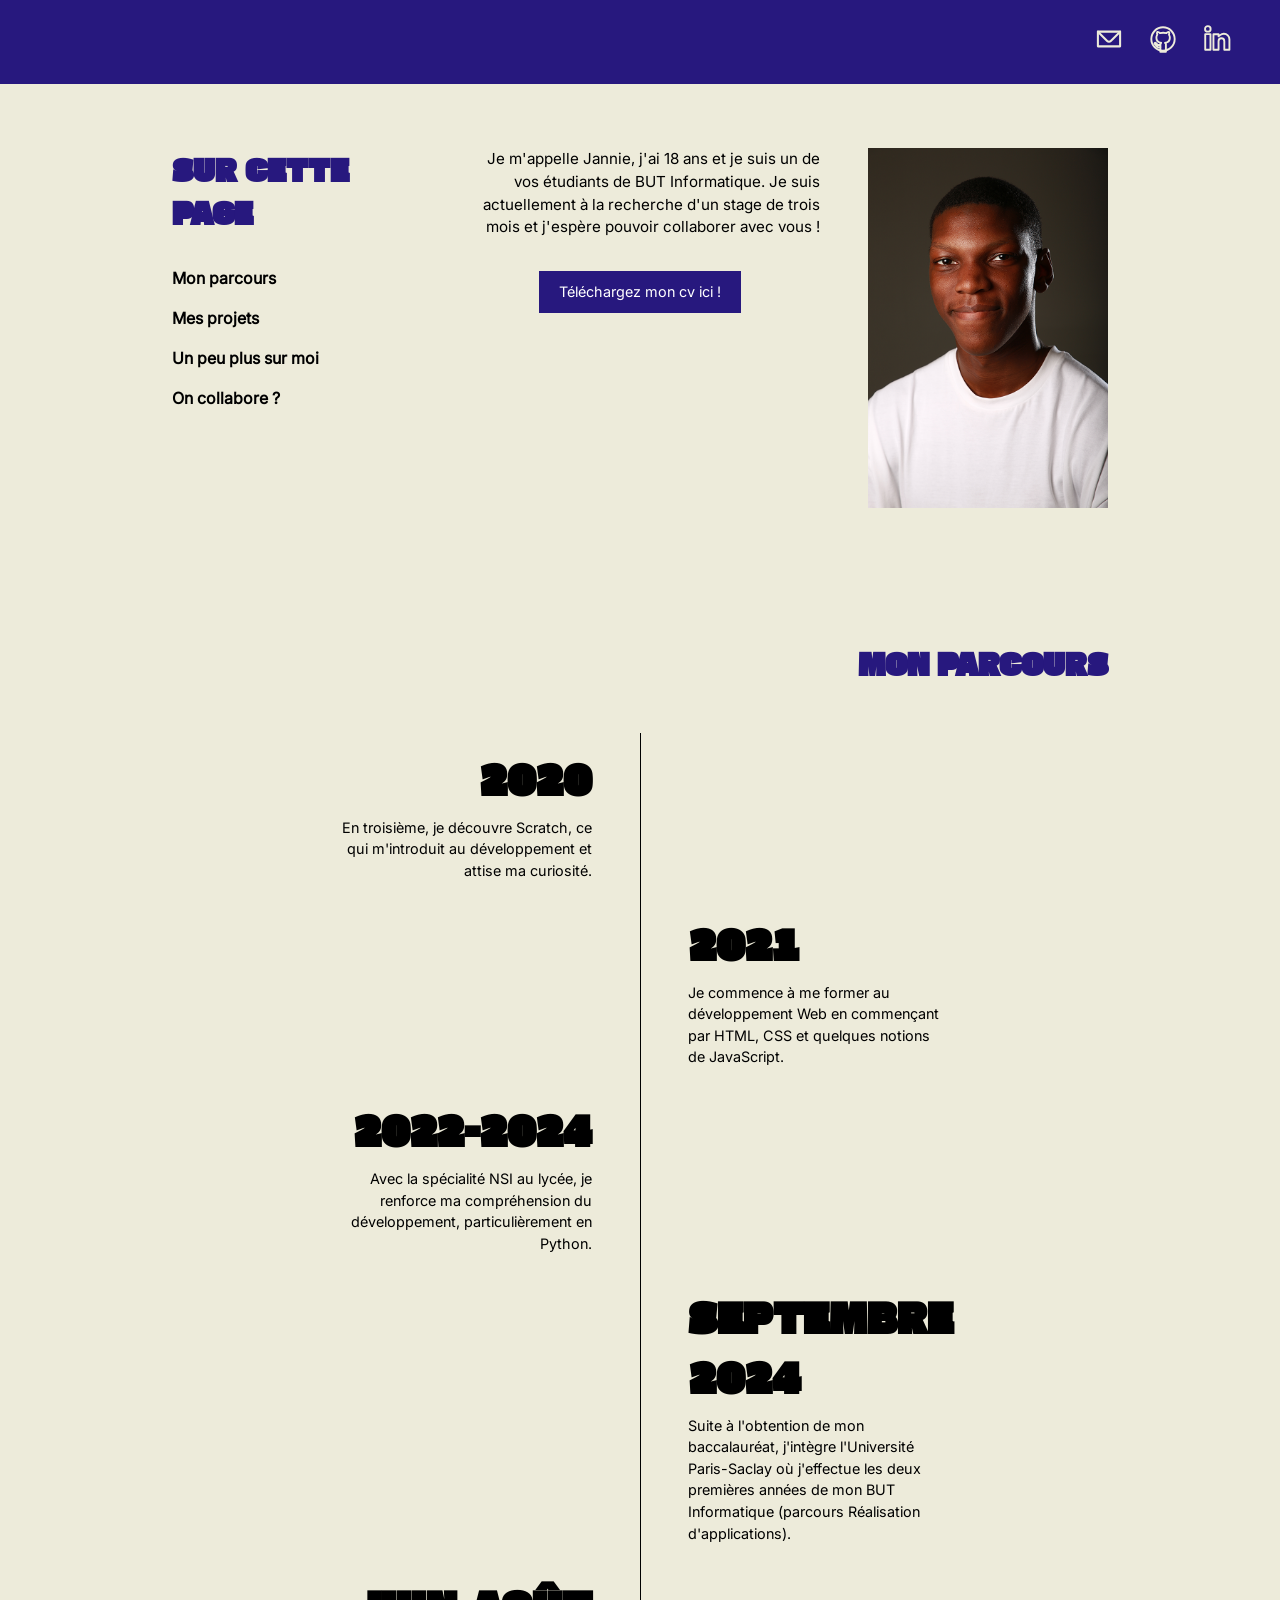
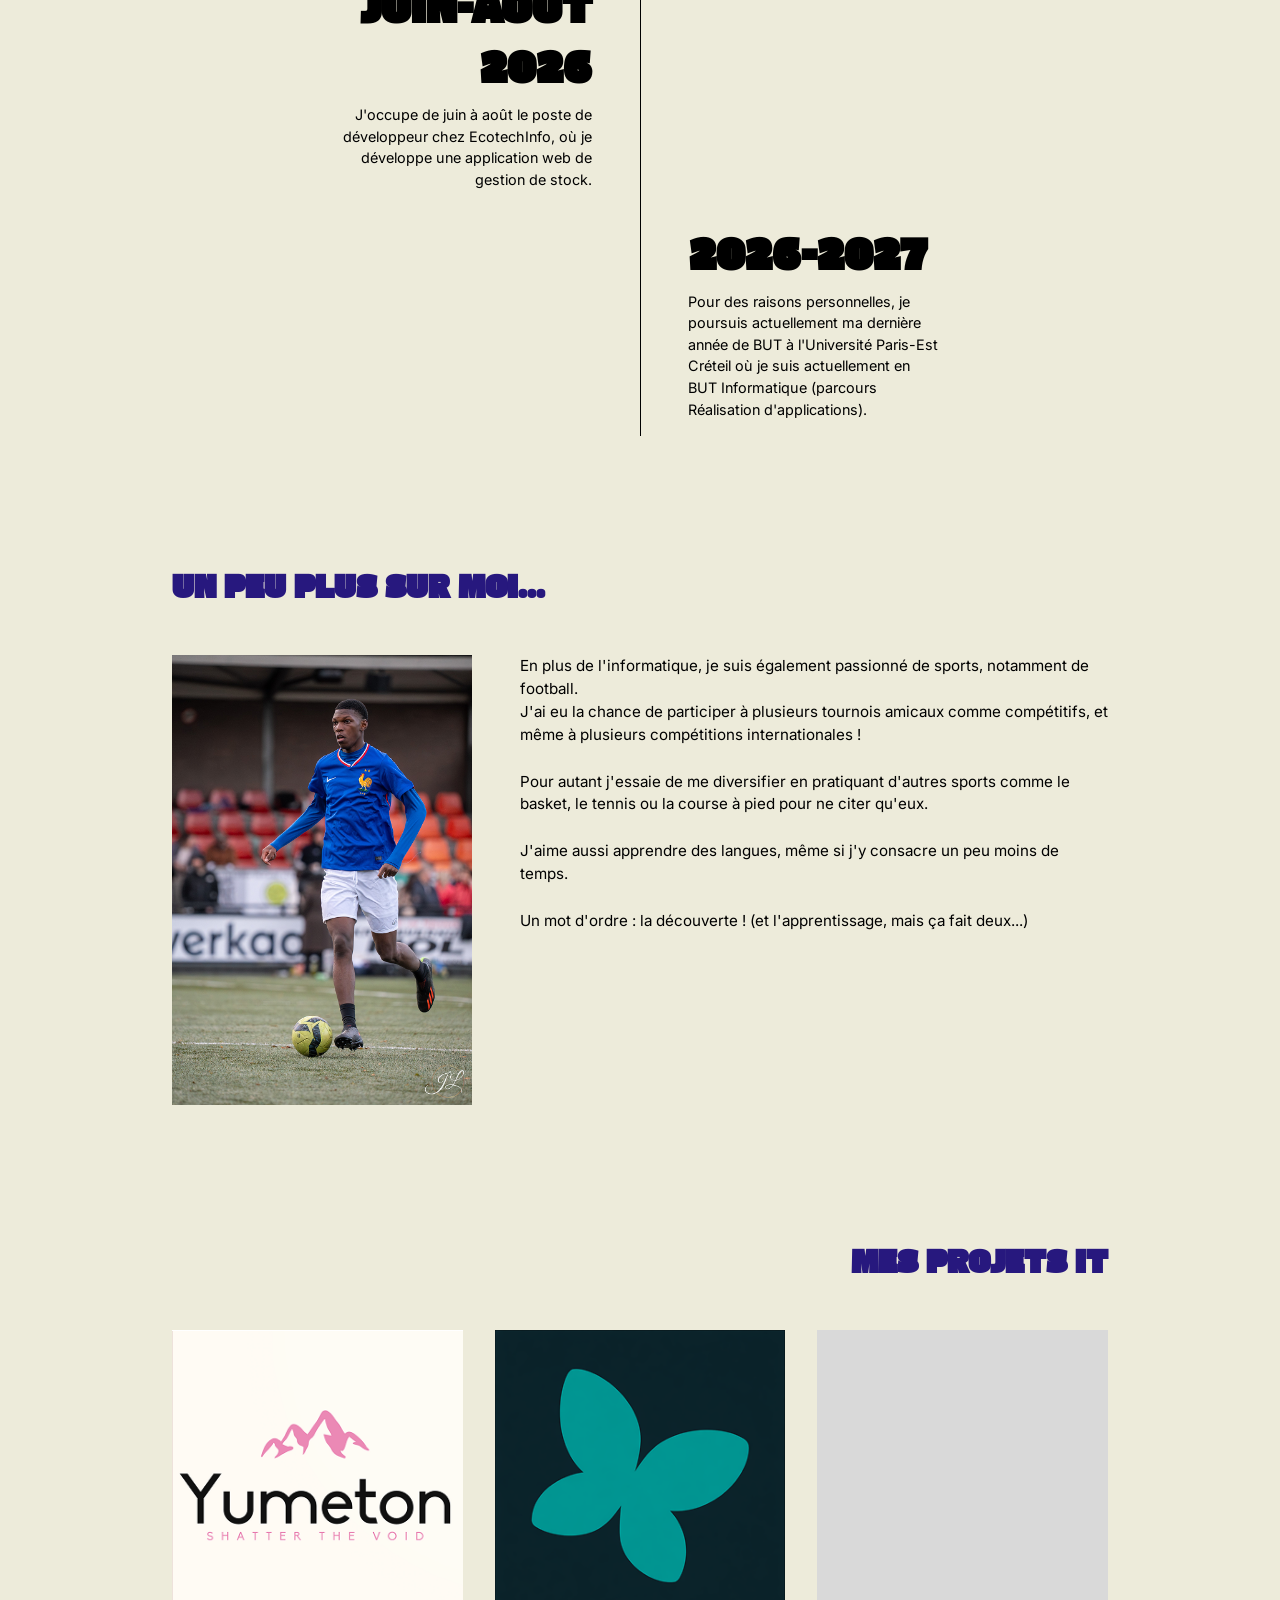
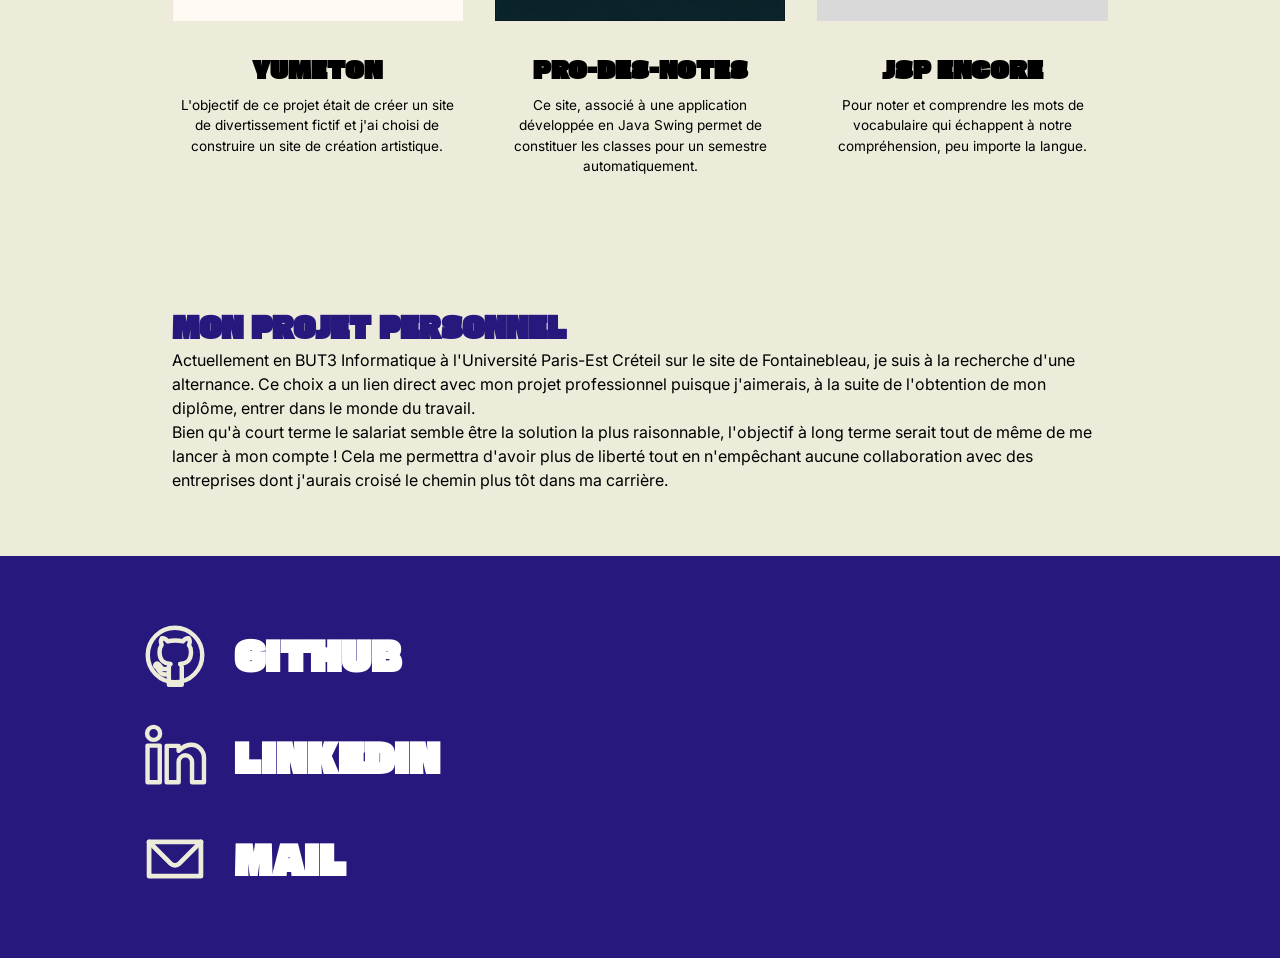
<file: index.html>
<!DOCTYPE html>
<html lang="fr">
<head>
    <meta charset="UTF-8">
    <meta name="viewport" content="width=device-width, initial-scale=1.0">
    <title>Jannie NGOY ITUKA</title>
    <link rel="stylesheet" href="css/style.css">
</head>
<body>
    <header>
        <nav class="navbar">
            <a href="mailto:janniengoy.pro@gmail.com"><img src="images/email.svg" alt="Email"></a>
            <a href="https://github.com/ngituka" target="_blank"><img src="images/github.svg" alt="GitHub"></a>
            <a href="https://linkedin.com/in/jannie-ngoy-ituka-a6a084335/" target="_blank"><img src="images/linkedin.svg" alt="LinkedIn"></a>
        </nav>
    </header>

    <main>
        <section id="hero" class="section-container">
            <div class="hero-nav">
                <h2>SUR CETTE PAGE</h2>
                <ul>
                    <li><a href="#parcours">Mon parcours</a></li>
                    <li><a href="#projets">Mes projets</a></li>
                    <li><a href="#a-propos">Un peu plus sur moi</a></li>
                    <li><a href="#contact">On collabore ?</a></li>
                </ul>
            </div>
            
            <div class="hero-intro">
                <p>Je m'appelle Jannie, j'ai 18 ans et je suis un de vos étudiants de BUT Informatique.
                Je suis actuellement à la recherche d'un stage de trois mois et j'espère pouvoir collaborer avec vous !</p>
                <a href="other/fr-ngoy-ituka-jannie-cv.pdf" target="_blank" class="btn-cv">Téléchargez mon cv ici !</a>
            </div>

            <div class="hero-image">
                <img src="images/jannie-pro.png" alt="Une photo de moi :D">
            </div>
        </section>

        <section id="parcours" class="section-container section-right-title">
            <h2>MON PARCOURS</h2>
            <div class="timeline">
                <div class="timeline-item left">
                    <h3>2020</h3>
                    <p>En troisième, je découvre Scratch, ce qui m'introduit au développement et attise ma curiosité.</p>
                </div>
                <div class="timeline-item right">
                    <h3>2021</h3>
                    <p>Je commence à me former au développement Web en commençant par HTML, CSS et quelques notions de JavaScript.</p>
                </div>
                <div class="timeline-item left">
                    <h3>2022-2024</h3>
                    <p>Avec la spécialité NSI au lycée, je renforce ma compréhension du développement, particulièrement en Python.</p>
                </div>
                <div class="timeline-item right">
                    <h3>septembre 2024</h3>
                    <p>Suite à l'obtention de mon baccalauréat, j'intègre l'Université Paris-Saclay où j'effectue les deux premières années de mon BUT Informatique (parcours Réalisation d'applications).</p>
                </div>
                <div class="timeline-item left">
                    <h3>Juin-août 2026</h3>
                    <p>J'occupe de juin à août le poste de développeur chez EcotechInfo, où je développe une application web de gestion de stock.</p>
                </div>
                <div class="timeline-item right">
                    <h3>2026-2027</h3>
                    <p>Pour des raisons personnelles, je poursuis actuellement ma dernière année de BUT à l'Université Paris-Est Créteil où je suis actuellement en BUT Informatique (parcours Réalisation d'applications).</p>
                </div>
            </div>
        </section>

        <section id="a-propos" class="section-container">
            <h2>UN PEU PLUS SUR MOI...</h2>
            <div class="about-content">
                <div class="about-image">
                    <img src="images/jannie-foot.png" alt="Sur le terrain de football">
                </div>
                <div class="about-text">
                    <p>En plus de l'informatique, je suis également passionné de sports, notamment de football.<br>
                    J'ai eu la chance de participer à plusieurs tournois amicaux comme compétitifs, et même à plusieurs compétitions internationales !</p>
                    <p>Pour autant j'essaie de me diversifier en pratiquant d'autres sports comme le basket, le tennis ou la course à pied pour ne citer qu'eux.</p>
                    <p>J'aime aussi apprendre des langues, même si j'y consacre un peu moins de temps.</p>
                    <p>Un mot d'ordre : la découverte ! (et l'apprentissage, mais ça fait deux...)</p>
                </div>
            </div>
        </section>

        <section id="projets" class="section-container section-right-title">
            <h2>MES PROJETS IT</h2>
            <div class="projects-grid">
                <div class="project-card">
                    <a href="https://ngituka.github.io/YUMETON" target="_blank">
                        <img src="images/yumeton.png" alt="Logo Yumeton">
                    </a>
                    <h3>yumeton</h3>
                    <p>L'objectif de ce projet était de créer un site de divertissement fictif et j'ai choisi de construire un site de création artistique.</p>
                </div>

                <div class="project-card">
                    <a href="https://projets.iut-orsay.fr/saes3-jngoyit/index.php?page=accueil" target="_blank">
                        <img src="images/pro-des-notes.png" alt="Logo Pro-des-notes">
                    </a>
                    <h3>pro-des-notes</h3>
                    <p>Ce site, associé à une application développée en Java Swing permet de constituer les classes pour un semestre automatiquement.</p>
                </div>
                <div class="project-card">
                    <img src="images/project-placeholder.png" alt="PLaceholder">
                    <h3>Jsp encore</h3>
                    <p>Pour noter et comprendre les mots de vocabulaire qui échappent à notre compréhension, peu importe la langue.</p>
                </div>
            </div>
        </section>

        <section id="future" class="section-container">
            <h2>MON PROJET PERSONNEL</h2>
            <div class="future-content">
                <div class="future-text">
                    <p>
                        Actuellement en BUT3 Informatique à l'Université Paris-Est Créteil sur le site
                        de Fontainebleau, je suis à la recherche d'une alternance. Ce choix a un lien 
                        direct avec mon projet professionnel puisque j'aimerais, à la suite de 
                        l'obtention de mon diplôme, entrer dans le monde du travail.
                    </p>
                    <p>
                        Bien qu'à court terme le salariat semble être la solution la plus raisonnable,
                        l'objectif à long terme serait tout de même de me lancer à mon compte ! Cela 
                        me permettra d'avoir plus de liberté tout en n'empêchant aucune collaboration
                        avec des entreprises dont j'aurais croisé le chemin plus tôt dans ma carrière.
                    </p>
                </div>
            </div>
        </section>
    </main>

    <footer id="contact">
        <div class="footer-content">
            <a href="https://github.com/ngituka" target="_blank" class="social-link">
                <img src="images/github.svg" alt="GitHub Logo">
                <h2>GITHUB</h2>
            </a>
            <a href="https://linkedin.com/in/jannie-ngoy-ituka-a6a084335/" target="_blank" class="social-link">
                <img src="images/linkedin.svg" alt="LinkedIn Logo">
                <h2>LINKEDIN</h2>
            </a>
            <a href="mailto:janniengoy.pro@gmail.com" target="_blank" class="social-link">
                <img src="images/email.svg" alt="E-mail Icon">
                <h2>MAIL</h2>
            </a>
        </div>
    </footer>
</body>
</html>
</file>
<file: css/style.css>
/* Importation des polices depuis le dossier /fonts */
@font-face {
    font-family: 'Inter';
    src: url("../fonts/Inter-VariableFont.ttf");
    font-weight: normal;
    font-style: normal;
}

@font-face {
    font-family: 'Gasoek-One';
    src: url('../fonts/GasoekOne-Regular.ttf');
    font-weight: normal;
    font-style: normal;
}

/* Variables de couleurs */
:root {
    --primary: #27187E;
    --background: #EDEBDA;
    --text-black: #000000;
    --text-white: #FFFFFF;
}

* {
    margin: 0;
    padding: 0;
    box-sizing: border-box;
    scroll-behavior: smooth;
}

body {
    background-color: var(--background);
    color: var(--text-black);
    font-family: 'Inter', sans-serif;
    line-height: 1.5;
}

h1, h2, h3 {
    font-family: 'Gasoek-One', sans-serif;
    text-transform: uppercase;
}

h2 {
    color: var(--primary);
    font-size: 1.8rem;
}

a {
    text-decoration: none;
    color: inherit;
}

/* Navbar */
header {
    background-color: var(--primary);
    padding: 1.5rem 3rem;
}

.navbar {
    display: flex;
    justify-content: flex-end;
    gap: 1.5rem;
}

.navbar img {
    height: 30px;
    width: auto;
}

/* Conteneur principal */
.section-container {
    max-width: 1000px;
    margin: 0 auto;
    padding: 4rem 2rem;
}

.section-right-title h2 {
    text-align: right;
    margin-bottom: 3rem;
}

/* Hero Section */
#hero {
    display: flex;
    justify-content: space-between;
    align-items: flex-start;
    gap: 3rem;
}

.hero-nav {
    flex: 1;
}

.hero-nav h2 {
    margin-bottom: 2rem;
}

.hero-nav ul {
    list-style: none;
    font-weight: 700;
}

.hero-nav li {
    margin-bottom: 1rem;
}

.hero-intro {
    flex: 1.5;
    text-align: right;
    display: flex;
    flex-direction: column;
    align-items: center;
    gap: 2rem;
    font-size: 0.95rem;
}

.btn-cv {
    background-color: var(--primary);
    color: var(--text-white);
    padding: 10px 20px;
    font-size: 0.9rem;
    display: inline-block;
}

.hero-image {
    flex: 1;
}

.hero-image img {
    width: 100%;
    max-width: 250px;
    height: auto;
    object-fit: cover;
}

/* Timeline / Parcours */
.timeline {
    position: relative;
    max-width: 700px;
    margin: 0 auto;
}

.timeline::after {
    content: '';
    position: absolute;
    width: 1px;
    background-color: var(--text-black);
    top: 0;
    bottom: 0;
    left: 50%;
    margin-left: -0.5px;
}

.timeline-item {
    padding: 1rem 3rem;
    position: relative;
    width: 50%;
}

.timeline-item.left {
    left: 0;
    text-align: right;
}

.timeline-item.right {
    left: 50%;
    text-align: left;
}

.timeline-item h3 {
    color: var(--text-black); /* En noir d'après l'image */
    font-size: 2.5rem;
    margin-bottom: 0.5rem;
}

.timeline-item p {
    font-size: 0.9rem;
}

/* Un peu plus sur moi */
#a-propos h2 {
    margin-bottom: 3rem;
}

.about-content {
    display: flex;
    gap: 3rem;
    align-items: flex-start;
}

.about-image img {
    width: 100%;
    max-width: 300px;
    height: auto;
    object-fit: cover;
}

.about-text {
    flex: 1;
    display: flex;
    flex-direction: column;
    gap: 1.5rem;
    font-size: 0.95rem;
}

/* Projets IT */
.projects-grid {
    display: flex;
    justify-content: space-between;
    gap: 2rem;
}

.project-card {
    flex: 1;
    text-align: center;
}

.project-card img {
    width: 100%;
    aspect-ratio: 1 / 1;
    object-fit: contain; /* Ajuste l'image sans la rogner ni la générer */
    background-color: var(--text-white);
    margin-bottom: 1.5rem;
}

.project-card h3 {
    color: var(--text-black);
    font-size: 1.5rem;
    margin-bottom: 0.5rem;
}

.project-card p {
    font-size: 0.85rem;
}

/* Footer */
footer {
    background-color: var(--primary);
    padding: 4rem 2rem;
}

.footer-content {
    max-width: 1000px;
    margin: 0 auto;
    display: flex;
    flex-direction: column;
    gap: 2rem;
}

.social-link {
    display: flex;
    align-items: center;
    gap: 1.5rem;
    color: var(--text-white);
}

.social-link h2 {
    color: var(--text-white);
    font-size: 2.5rem;
    margin: 0;
}

.social-link img {
    width: 70px;
    height: auto;
}

@media (max-width: 768px) {
    /* Conteneur global */
    .section-container {
        padding: 2.5rem 1.25rem;
    }

    /* Titres de section */
    .section-right-title h2 {
        text-align: left;
        margin-bottom: 2rem;
    }

    /* 1. Hero / Sur cette page */
    #hero {
        flex-direction: column;
        align-items: center;
        gap: 2rem;
    }

    .hero-nav {
        width: 100%;
        text-align: left;
    }

    .hero-nav h2 {
        text-align: center;
        margin-bottom: 1.5rem;
    }

    .hero-nav ul {
        display: flex;
        flex-direction: column;
        gap: 0.75rem;
    }

    .hero-intro {
        width: 100%;
        text-align: left;
        align-items: center;
        gap: 1.5rem;
    }

    .btn-cv {
        align-self: center;
    }

    /* Photo de présentation visible et centrée */
    .hero-image {
        display: flex;
        justify-content: center;
        width: 100%;
    }

    .hero-image img {
        max-width: 220px;
        width: 100%;
        height: auto;
    }

    /* 2. Timeline */
    .timeline::after {
        left: 20px;
    }

    .timeline-item {
        width: 100%;
        padding-left: 50px;
        padding-right: 1rem;
        text-align: left !important;
        left: 0 !important;
        margin-bottom: 2rem;
    }

    .timeline-item h3 {
        font-size: 2rem;
    }

    /* 3. Un peu plus sur moi : premier paragraphe -> photo -> suite */
    .about-content {
        display: grid;
        grid-template-columns: 1fr;
        gap: 1.5rem;
    }

    .about-text {
        display: contents;
    }

    .about-text p:first-child {
        order: 1;
    }

    .about-image {
        order: 2;
        display: flex;
        justify-content: center;
        width: 100%;
    }

    .about-image img {
        max-width: 260px;
        width: 100%;
        height: auto;
    }

    .about-text p:not(:first-child) {
        order: 3;
    }

    /* 4. Projets IT : Défilement horizontal fluide */
    .projects-grid {
        display: flex;
        flex-direction: row;
        overflow-x: auto;
        scroll-snap-type: x mandatory;
        gap: 1.5rem;
        padding-bottom: 1rem;
        -webkit-overflow-scrolling: touch;
    }

    .projects-grid::-webkit-scrollbar {
        height: 6px;
    }

    .projects-grid::-webkit-scrollbar-thumb {
        background-color: rgba(39, 24, 126, 0.2);
        border-radius: 4px;
    }

    .project-card {
        flex: 0 0 75%;
        max-width: 260px;
        scroll-snap-align: start;
        text-align: left;
    }

    .project-card img {
        width: 100%;
        height: auto;
    }
}
</file>
